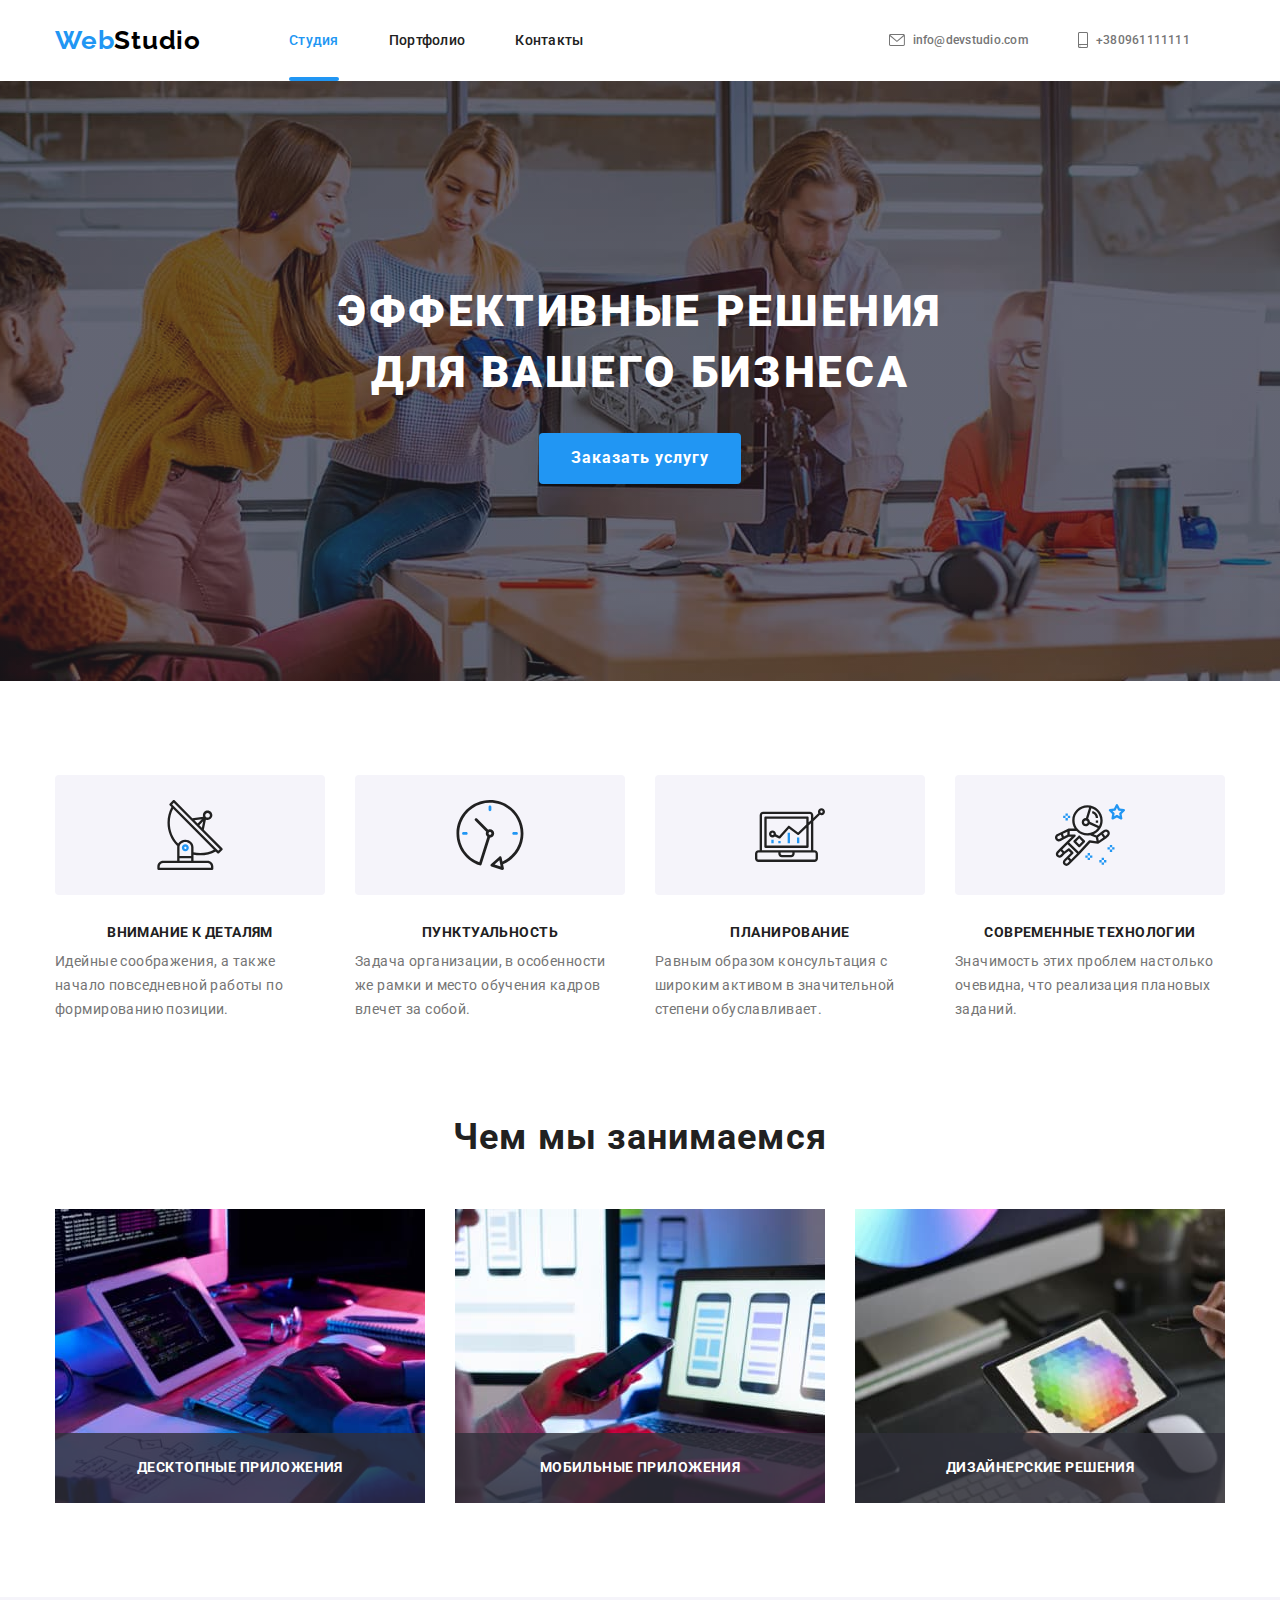
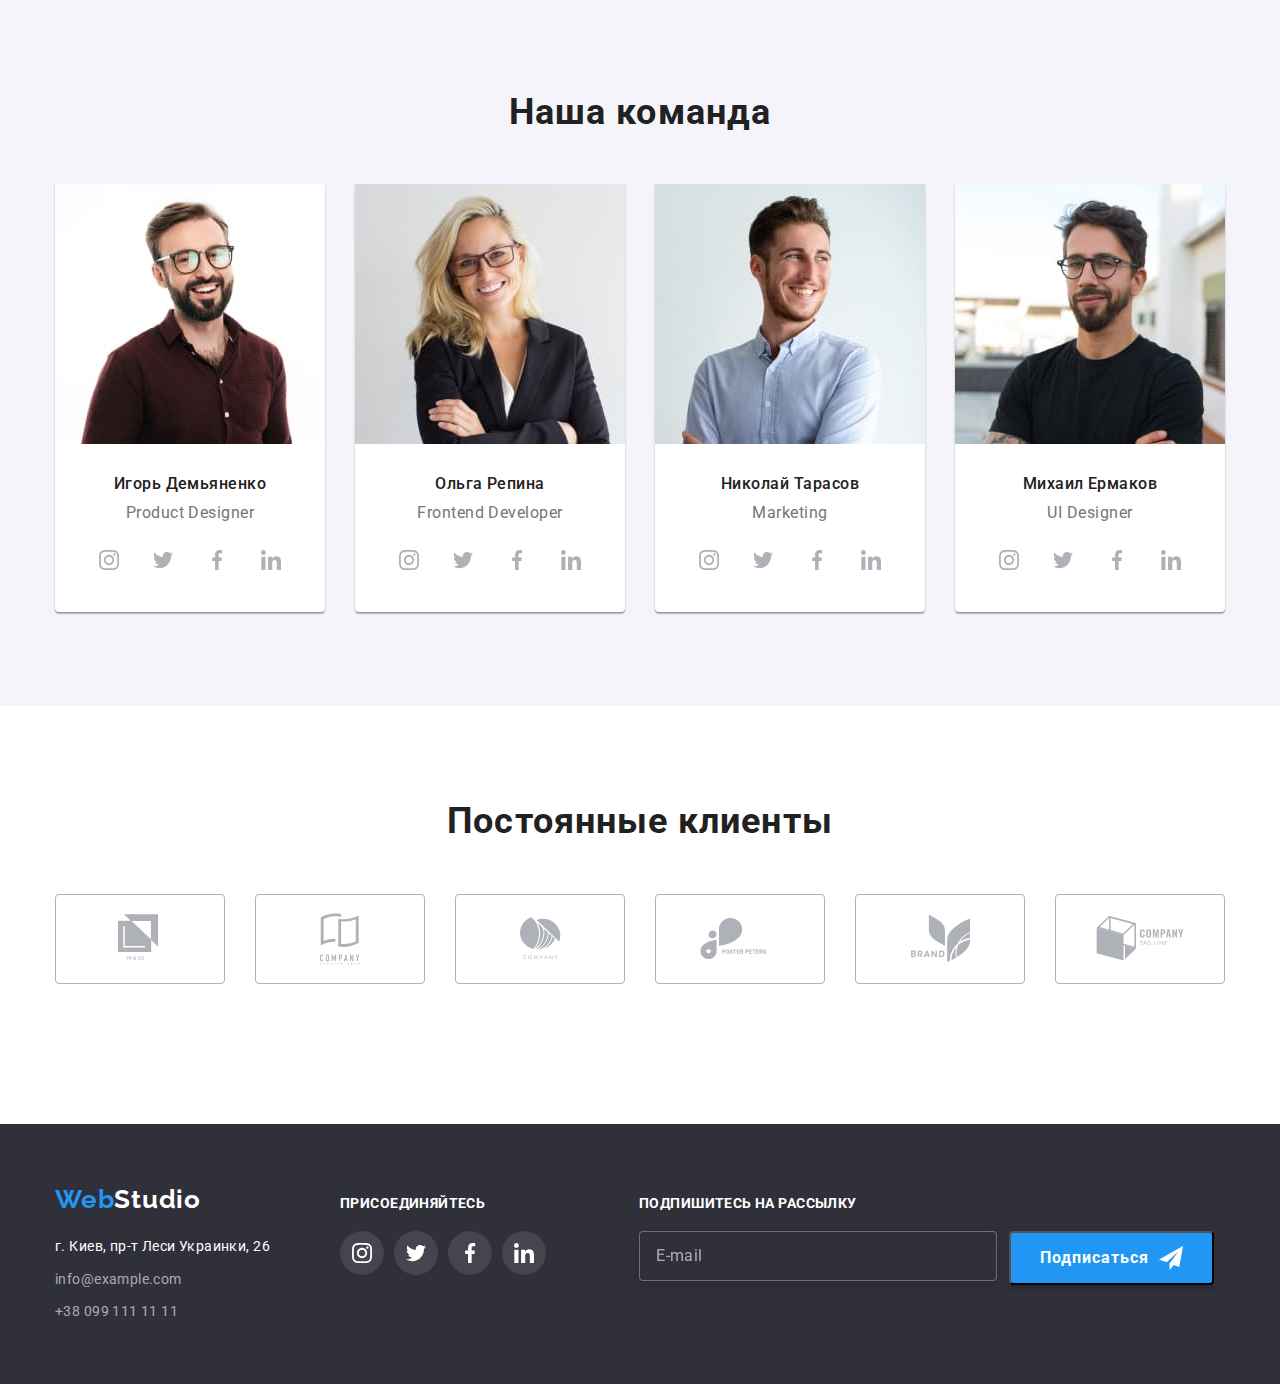
<file: index.html>
<!DOCTYPE html>
<html lang="ru">
  <head>
    <meta charset="UTF-8" />
    <meta name="viewport" content="width=device-width, initial-scale=1.0" />
    <title>Document</title>
    <link rel="preconnect" href="https://fonts.gstatic.com" />
    <link
      href="https://fonts.googleapis.com/css2?family=Raleway:wght@700&family=Roboto:ital,wght@0,400;0,500;0,700;1,900&display=swap"
      rel="stylesheet"
    />
    <link
      rel="stylesheet"
      href="https://cdnjs.cloudflare.com/ajax/libs/modern-normalize/1.0.0/modern-normalize.min.css"
    />
    <link rel="stylesheet" href="./css/main.min.css" />
  </head>

  <body>
    <header>
      
      <div class="container main-navigation">
              
          <a href="" class="logo">Web<span>Studio</span></a>
          <button type="button" class="main-nav__button" 
            aria-expanded="false" 
            aria-controls="menu-container"
            data-menu-button>
            <svg width="40" height="40" aria-label="переключатель мобильного меню" >
              <use class="icon-close" href="./images/sprite.svg#icon-close_40px"></use>
              <use class="icon-menu" href="./images/sprite.svg#icon-menu_40px">
              </use>
            </svg> 
          </button>
         
         <div class="menu-container" id="menu-container" data-menu>
          <nav class="main-nav">
          <ul class="site-nav" >
            <li class="item">
              <a class="link-current" href="./index.html">Студия</a>
            </li>
            <li class="item">
              <a class="link" href="./portfolio.html">Портфолио</a>
            </li>
            <li class="item"><a class="link" href="">Контакты</a></li>
          </ul>
        </nav>
        <ul class="contacts-list">
          <li class="item">
            <a class="contacts" href="mailto:info@devstudio.com"
              ><svg class="contacts-icon envelope-icon"><use href="./images/sprite.svg#icon-envelope"></use></svg> info@devstudio.com</a
            >
            <br />
          </li>
          <li class="item">
            <a class="contacts" href="tel:+380961111111"><svg class="contacts-icon smartphone-icon">
              <use href="./images/sprite.svg#icon-smartphone"></use>
            </svg> +380961111111</a>
          </li>
        </ul>
        
       </div>
    
    </div>
    </header>
    <main>
      <section class="hero">
        
          <h1 class="hero-header">
            Эффективные решения <br />
            для вашего бизнеса
          </h1>
          <button class="order-link" data-modal-open>Заказать услугу</button>                  
      </section>
      <section class="section-qualities">
        <div class="container">
          <ul class="qualities-list">
            <li class="item">
              <div class="icon-section">
              <svg class="qualities-icon "><use  href="./images/sprite.svg#icon-antenna"></use></svg></div>
              <h3 class="quality">Внимание к деталям</h3>
              <p class="quality-description">
                Идейные соображения, а также начало повседневной работы по
                формированию позиции.
              </p>
            </li>
            <li class="item">
              <div class="icon-section">
              <svg class="qualities-icon ">
                <use href="./images/sprite.svg#icon-clock"></use>
              </svg> </div>
              <h3 class="quality">Пунктуальность</h3>
              <p class="quality-description">
                Задача организации, в особенности же рамки и место обучения
                кадров влечет за собой.
              </p>
            </li>
            
            <li class="item">
              <div class="icon-section">
              <svg class="qualities-icon ">
                <use href="./images/sprite.svg#icon-diagram"></use>
              </svg> </div>
              <h3 class="quality">Планирование</h3>
              <p class="quality-description">
                Равным образом консультация с широким активом в значительной
                степени обуславливает.
              </p>
            </li>
            <li class="item">
              <div class="icon-section">
              <svg class="qualities-icon ">
                <use href="./images/sprite.svg#icon-astronaut"></use>
              </svg></div>
              <h3 class="quality">Современные технологии</h3>
              <p class="quality-description">
                Значимость этих проблем настолько очевидна, что реализация
                плановых заданий.
              </p>
            </li>
          </ul>
        </div>
      </section>
      <section class="what-we-do">
        <div class="container">
          <h2 class="what-we-do-header">Чем мы занимаемся</h2>
          <ul class="what-we-do-list">
            <li class="item">
              <img srcset="./images/desctop/whatwedo_1.jpg 1x, ./images/desctop/whatwedo_1@2x.jpg 2x" src="./images/desctop/whatwedo_1.jpg" alt="" width="370" height="294" />
              <p class="description">Десктопные приложения</p>
            </li>
            <li class="item">
              <img srcset="./images/desctop/whatwedo_2.jpg 1x, ./images/desctop/whatwedo_2@2x.jpg 2x" src="./images/desctop/whatwedo_2.jpg" alt="" width="370" height="294" />
              <p class="description">Мобильные приложения</p>
            </li>
            <li class="item">
              <img srcset="./images/desctop/whatwedo_3.jpg 1x, ./images/desctop/whatwedo_3@2x.jpg 2x" src="./images/desctop/whatwedo_3.jpg" alt="" width="370" height="294" />
              <p class="description">Дизайнерские решения</p>
            </li>
          </ul>
        </div>
      </section>

      <section class="our-team">
        <div class="container">
          <h2 class="our-team-header">Наша команда</h2>
          <ul class="member-list">
            <li class="item">

              <picture class="member-photo">
                <source srcset="
                 ./images/desctop/member1.jpg     270w,
                 ./images/desctop/member1@2x.jpg     540w
                  " media="(min-width:1200px)" sizes="(min-width: 1200px) 270px, (min-width: 768px) 354px, 450px"
                  type="image/jpg">
                <source srcset="
                 ./images/tablet/member1.jpg    354w,
                  ./images/tablet/member1@2x.jpg  708w
                  " media="(min-width:768px)" sizes="(min-width: 1200px) 270px, (min-width: 768px) 354px, 450px"
                  type="image/jpg">
                <source srcset="
                 ./images/mobile/member1.jpg     450w,
                  ./images/mobile/member1@2x.jpg  900w
                  " media="(max-width:767px)" sizes="(min-width: 1200px) 270px, (min-width: 768px) 354px, 450px"
                  type="image/jpg">
              
                <img src="./images/desctop/member1.jpg" alt="Игорь Демьяненко Product Designer" />
              </picture>
              
              
              <div class="description">
              <h3 class="team-member">Игорь Демьяненко</h3>
              <p class="post">Product Designer</p>              
              <ul class="social-link-list">
              <li> <a href=""><svg  class="social-link"><use href="./images/sprite.svg#icon-instagram"></use></svg></a> </li>
              <li> <a href=""><svg  class="social-link">
                <use href="./images/sprite.svg#icon-twitter"></use>
              </svg></a></li>
              <li><a href=""><svg  class="social-link">
                <use href="./images/sprite.svg#icon-facebook"></use>
              </svg></a></li>
              <li><a href=""><svg class="social-link"> 
                <use href="./images/sprite.svg#icon-linkedin"></use>
              </svg></a></li>
              </ul>
              </div>
            </li>

            <li class="item">

              <picture class="member-photo">
                <source srcset="
                 ./images/desctop/member2.jpg     270w,
                 ./images/desctop/member2@2x.jpg     540w
                  " media="(min-width:1200px)" sizes="(min-width: 1200px) 270px, (min-width: 768px) 354px, 450px"
                  type="image/jpg">
                <source srcset="
                 ./images/tablet/member2.jpg    354w,
                  ./images/tablet/member1@2x.jpg  708w
                  " media="(min-width:768px)" sizes="(min-width: 1200px) 270px, (min-width: 768px) 354px, 450px"
                  type="image/jpg">
                <source srcset="
                 ./images/mobile/member2.jpg     450w,
                  ./images/mobile/member2@2x.jpg  900w
                  " media="(max-width:767px)" sizes="(min-width: 1200px) 270px, (min-width: 768px) 354px, 450px"
                  type="image/jpg">
              
                <img src="./images/desctop/member2.jpg" alt="Ольга Репина Frontend Developer" />
              </picture>
              
              
              <div class="description">
              <h3 class="team-member">Ольга Репина</h3>
              <p class="post">Frontend Developer</p>
              <ul class="social-link-list">
                <li> <a href=""><svg class="social-link">
                      <use href="./images/sprite.svg#icon-instagram"></use>
                    </svg></a> </li>
                <li> <a href=""><svg class="social-link">
                      <use href="./images/sprite.svg#icon-twitter"></use>
                    </svg></a></li>
                <li><a href=""><svg class="social-link">
                      <use href="./images/sprite.svg#icon-facebook"></use>
                    </svg></a></li>
                <li><a href=""><svg class="social-link">
                      <use href="./images/sprite.svg#icon-linkedin"></use>
                    </svg></a></li>
              </ul>
              </div>
            </li>

            <li class="item">

              <picture class="member-photo">
                <source srcset="
                 ./images/desctop/member3.jpg     270w,
                 ./images/desctop/member3@2x.jpg     540w
                  " media="(min-width:1200px)" sizes="(min-width: 1200px) 270px, (min-width: 768px) 354px, 450px"
                  type="image/jpg">
                <source srcset="
                 ./images/tablet/member3.jpg    354w,
                  ./images/tablet/member3@2x.jpg  708w
                  " media="(min-width:768px)" sizes="(min-width: 1200px) 270px, (min-width: 768px) 354px, 450px"
                  type="image/jpg">
                <source srcset="
                 ./images/mobile/member3.jpg     450w,
                  ./images/mobile/member3@2x.jpg  900w
                  " media="(max-width:767px)" sizes="(min-width: 1200px) 270px, (min-width: 768px) 354px, 450px"
                  type="image/jpg">
              
                <img src="./images/desctop/member3.jpg" alt="Николай Тарасов Marketing" />
              </picture>
                            
              <div class="description">
              <h3 class="team-member">Николай Тарасов</h3>
              <p class="post">Marketing</p>
              <ul class="social-link-list">
                <li> <a href=""><svg class="social-link">
                      <use href="./images/sprite.svg#icon-instagram"></use>
                    </svg></a> </li>
                <li> <a href=""><svg class="social-link">
                      <use href="./images/sprite.svg#icon-twitter"></use>
                    </svg></a></li>
                <li><a href=""><svg class="social-link">
                      <use href="./images/sprite.svg#icon-facebook"></use>
                    </svg></a></li>
                <li><a href=""><svg class="social-link">
                      <use href="./images/sprite.svg#icon-linkedin"></use>
                    </svg></a></li>
              </ul>
              </div>
            </li>

            <li class="item">

              <picture class="member-photo">
                <source srcset="
                 ./images/desctop/member4.jpg     270w,
                 ./images/desctop/member4@2x.jpg     540w
                  " media="(min-width:1200px)" sizes="(min-width: 1200px) 270px, (min-width: 768px) 354px, 450px"
                  type="image/jpg">
                <source srcset="
                 ./images/tablet/member4.jpg    354w,
                  ./images/tablet/member4@2x.jpg  708w
                  " media="(min-width:768px)" sizes="(min-width: 1200px) 270px, (min-width: 768px) 354px, 450px"
                  type="image/jpg">
                <source srcset="
                 ./images/mobile/member4.jpg     450w,
                  ./images/mobile/member4@2x.jpg  900w
                 " media="(max-width:767px)" sizes="(min-width: 1200px) 270px, (min-width: 768px) 354px, 450px"
                  type="image/jpg">
              
                <img src="./images/desctop/member4.jpg" alt="Михаил Ермаков UI Designer" />
              </picture>
              
              
              <div class="description">
              <h3 class="team-member">Михаил Ермаков</h3>
              <p class="post">UI Designer</p>
              <ul class="social-link-list">
                <li> <a href=""><svg class="social-link">
                      <use href="./images/sprite.svg#icon-instagram"></use>
                    </svg></a> </li>
                <li> <a href=""><svg class="social-link">
                      <use href="./images/sprite.svg#icon-twitter"></use>
                    </svg></a></li>
                <li><a href=""><svg class="social-link">
                      <use href="./images/sprite.svg#icon-facebook"></use>
                    </svg></a></li>
                <li><a href=""><svg class="social-link">
                      <use href="./images/sprite.svg#icon-linkedin"></use>
                    </svg></a></li>
              </ul>
              </div>
            </li>
          </ul>
        </div>
      </section>
      <section class="our-clients ">
        <div class="container">
        <h2 class="what-we-do-header">Постоянные клиенты</h2>
        <ul class="our-clients-icons">
        <li> <a href=""> <svg class="client-icon" width="44.27" height="49.23"><use href="./images/sprite.svg#icon-logo-1" ></use></svg> </a></li> 
        <li><a href=""><svg class="client-icon" width="40" height="52">
          <use href="./images/sprite.svg#icon-logo-2" ></use>
        </svg></a></li>
        <li><a href=""><svg class="client-icon" width="41" height="42.6">
          <use href="./images/sprite.svg#icon-logo-3" ></use>
        </svg></a></li>
        <li><a href=""><svg class="client-icon" width="79.66" height="42">
          <use href="./images/sprite.svg#icon-logo-4" ></use>
        </svg></a></li>
        <li><a href=""><svg class="client-icon" width="59" height="47">
          <use href="./images/sprite.svg#icon-logo-5" ></use>
        </svg></a></li>
        <li><a href=""><svg class="client-icon" width="88.5" height="45">
          <use href="./images/sprite.svg#icon-logo-6" ></use>
        </svg> </a></li>
      </ul>
      </div>
      </section>
      
    </main>
    <footer >
      <div class="container footer">
        <div class="footer-data">
        <div class="footer-address">
        <a href="" class="logo">Web<span class="studio">Studio</span></a>
          <address class="address">
          <a class="item" href=""> г. Киев, пр-т Леси Украинки, 26</a> 

          <a class="item" href="mailto:info@example.com">info@example.com</a>
         

          <a class="item" href="tel:+380991111111">+38 099 111 11 11</a> 
        </address>
        </div>
        <div class="join">
          <b>присоединяйтесь</b>
          <ul class="icon-list">
            <li> <a href=""><svg class="icon">
                  <use href="./images/sprite.svg#icon-instagram"></use>
                </svg></a> </li>
            <li> <a href=""><svg class="icon">
                  <use href="./images/sprite.svg#icon-twitter"></use>
                </svg></a></li>
            <li><a href=""><svg class="icon">
                  <use href="./images/sprite.svg#icon-facebook"></use>
                </svg></a></li>
            <li><a href=""><svg class="icon">
                  <use href="./images/sprite.svg#icon-linkedin"></use>
                </svg></a></li>
          </ul>
        </div>
        </div>
        <form action="#" class="subscribe"><b>Подпишитесь на рассылку</b>
        <div class="subscribe-form">
          <input type="email" placeholder="E-mail" name="user-email" class="email-addres">
          <button type="submit" class="button-subscribe"> <span>Подписаться</span><svg class="icon-send">
            <use href="./images/sprite.svg#icon-icon-send-1"></use>
          </svg> </button>
          
        </div>
        </form>
        
      </div>
<div class="backdrop is-hidden" data-modal>
  <div class="modal"><button data-modal-close class="button-close"> <svg class="icon">
    <use href="./images/sprite.svg#icon-close-black"></use>
  </svg> </button>

  <form action="#" class="form-application"> 
  <h2>Оставьте свои данные, мы вам перезвоним</h2>

  <label  class="form-label">
    <span class="label-name">Имя</span>
    <span class="input-and-svg">
    <input type="text"  name="user-name" class="form-input"  >
    <svg class="form-icon"><use href="./images/sprite.svg#icon-person-black"></use></svg>
  </span>
  </label>
 

  <label  class="form-label">
    <span class="label-name">Телефон</span>
    <span class="input-and-svg">
    <input type="tel"  name="user-tel" class="form-input">
    <svg class="form-icon">
      <use href="./images/sprite.svg#icon-phone-black"></use>
    </svg>
    </span>
  </label>
  

  <label class="form-label">
    <span class="label-name">Почта</span> 
    <span class="input-and-svg">
    <input type="email"  name="user-email" class="form-input">
    <svg class="form-icon">
      <use href="./images/sprite.svg#icon-email-black"></use>
    </svg>
    </span>
</label>
  
  <label  class="form-label ">
    <span class="label-name">Комментарий</span>
    <textarea 
    name="comment" 
    rows="20" 
    placeholder="Введите текст" 
    class="form-input-comment" 
    ></textarea>
    
  </label>
  <div class="label-checkbox">
  <label class="form-label checkbox">
    <input type="checkbox" name="accept" class="input-checkbox" >
   <span class="accept-text">Соглашаюсь с рассылкой и принимаю  <a href="#" class="conditions"> Условия договора</a></span>
  </label>
  </div>
  <button type="submit" class="button-send">Отправить</button>
</form>
</div>
</div>

    </footer>
    <script src="./js/menu.js"></script>
    <script src="./js/modal.js"></script>
    
  </body>
</html>
</file>
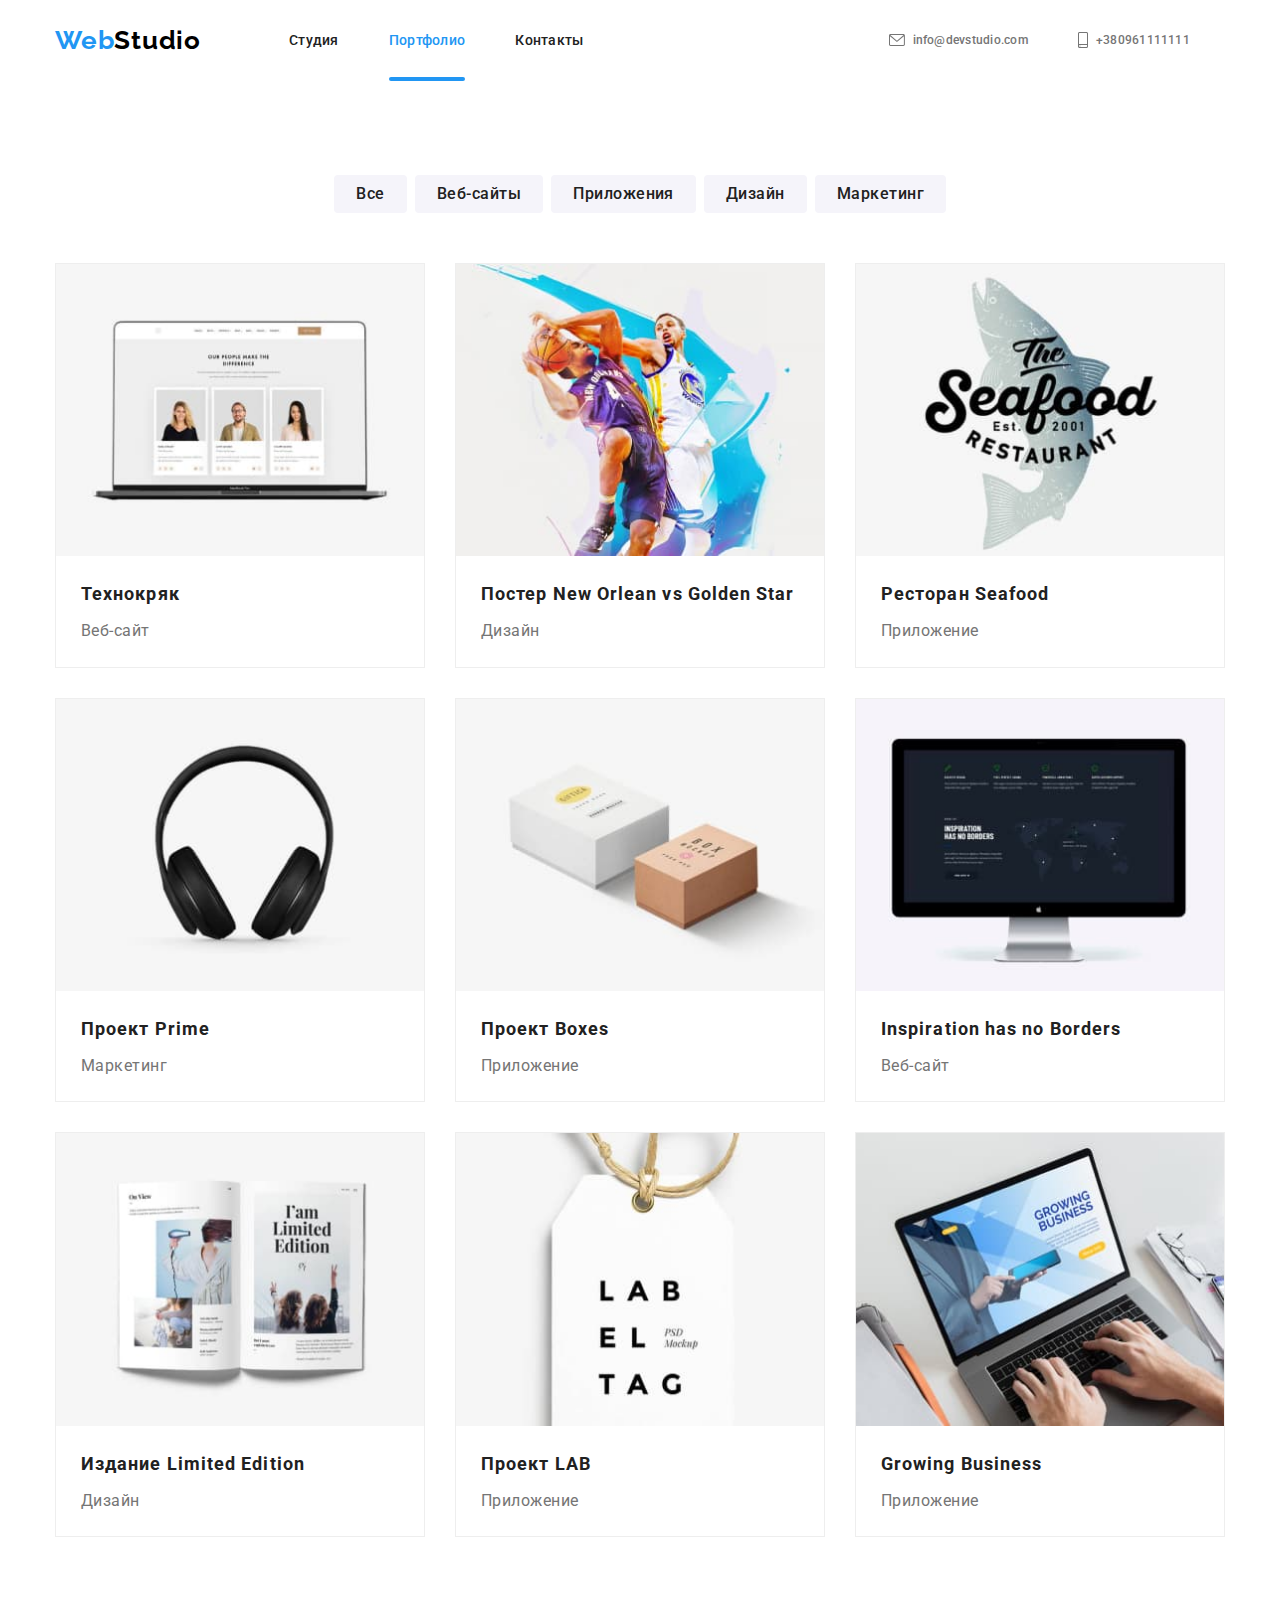
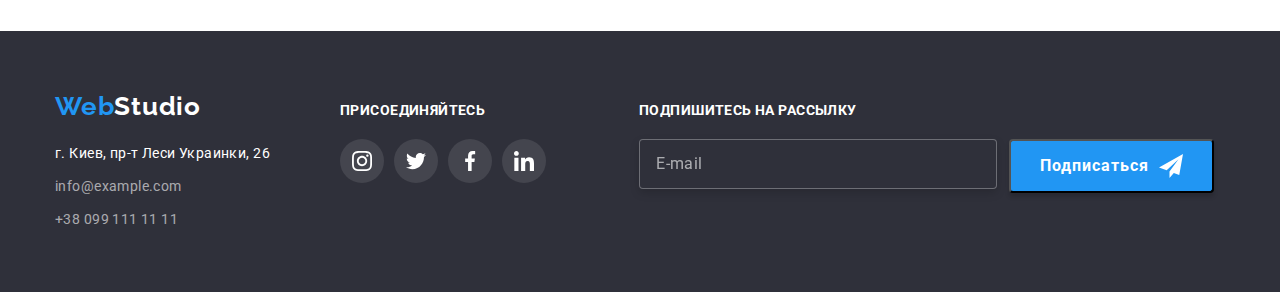
<file: portfolio.html>
<!DOCTYPE html>
<html lang="en">
  <head>
    <meta charset="UTF-8" />
    <meta name="viewport" content="width=device-width, initial-scale=1.0" />
    <title>Document</title>
    <link rel="preconnect" href="https://fonts.gstatic.com" />
    <link
      href="https://fonts.googleapis.com/css2?family=Raleway:wght@700&family=Roboto:ital,wght@0,400;0,500;0,700;1,900&display=swap"
      rel="stylesheet"
    />
    <link
      rel="stylesheet"
      href="https://cdnjs.cloudflare.com/ajax/libs/modern-normalize/1.0.0/modern-normalize.min.css"
    />
    <link rel="stylesheet" href="./css/main.min.css" />
  </head>

  <body>
    <header>
      <div class="container main-navigation">
        <a href="" class="logo">Web<span>Studio</span></a>
        <button
          type="button"
          class="main-nav__button"
          aria-expanded="false"
          aria-controls="menu-container"
          data-menu-button
        >
          <svg
            width="40"
            height="40"
            aria-label="переключатель мобильного меню"
          >
            <use
              class="icon-close"
              href="./images/sprite.svg#icon-close_40px"
            ></use>
            <use
              class="icon-menu"
              href="./images/sprite.svg#icon-menu_40px"
            ></use>
          </svg>
        </button>

        <div class="menu-container" id="menu-container" data-menu>
          <nav class="main-nav">
            <ul class="site-nav">
              <li class="item">
                <a class="link" href="./index.html">Студия</a>
              </li>
              <li class="item">
                <a class="link-current" href="./portfolio.html">Портфолио</a>
              </li>
              <li class="item"><a class="link" href="">Контакты</a></li>
            </ul>
          </nav>
          <ul class="contacts-list">
            <li class="item">
              <a class="contacts" href="mailto:info@devstudio.com"
                ><svg class="contacts-icon envelope-icon">
                  <use href="./images/sprite.svg#icon-envelope"></use>
                </svg>
                info@devstudio.com</a
              >
              <br />
            </li>
            <li class="item">
              <a class="contacts" href="tel:+380961111111"
                ><svg class="contacts-icon smartphone-icon">
                  <use href="./images/sprite.svg#icon-smartphone"></use>
                </svg>
                +380961111111</a
              >
            </li>
          </ul>
        </div>
      </div>
    </header>
    <main>
      <section class="portfolio">
        <div class="container">
          <h1 class="visually-hidden">Портфолио</h1>
          <ul class="buttons-list">
            <li class="item">
              <button type="button" class="button">Все</button>
            </li>
            <li class="item">
              <button type="button" class="button">Веб-сайты</button>
            </li>
            <li class="item">
              <button type="button" class="button">Приложения</button>
            </li>
            <li class="item">
              <button type="button" class="button">Дизайн</button>
            </li>
            <li class="item">
              <button type="button" class="button">Маркетинг</button>
            </li>
          </ul>
          <ul class="portfolio-list">
            <li class="item">
              <a href="">
                <div class="overlay-contant">

                  
                  <picture class="client-photo">
                    <source
                      srcset="
                        ./images/desctop/tehnokrak.jpg   370w ,
                        ./images/desctop/tehnokrak@2x.jpg 740w 
                      "
                      media="(min-width:1200px)"
                      sizes="(min-width: 1200px) 370px, (min-width: 768px) 354px, 450px" type="image/jpg">
                    <source
                      srcset="
                        ./images/tablet/tehnokrak.jpg    354w,
                        ./images/tablet/tehnokrak@2x.jpg 708w
                      "
                      media="(min-width:768px)"
                      sizes="(min-width: 1200px) 370px, (min-width: 768px) 354px, 450px" type="image/jpg">
                    <source
                      srcset="
                        ./images/mobile/tehnokrak.jpg    450w,
                        ./images/mobile/tehnokrak@2x.jpg 900w
                      "
                      media="(max-width:767px)"
                      sizes="(min-width: 1200px) 370px, (min-width: 768px) 354px, 450px" type="image/jpg">

                    <img src="./images/desctop/tehnokrak.jpg" alt="Технокряк" />
                  </picture>
                  <p class="overlay">
                    Технокряк это современная площадка распространения
                    коронавируса. Компании используют эту платформу для
                    цифрового шпионажа и атак на защищённые сервера конкурентов.
                  </p>
                </div>
                <div class="description">
                  <h2 class="portfolio-title">Технокряк</h2>
                  <p class="portfolio-type">Веб-сайт</p>
                </div>
              </a>
            </li>
            <li class="item">
              <a href="">
                <div class="overlay-contant">
                  <picture class="client-photo">
                    <source srcset="
                        ./images/desctop/poster.jpg    370w,
                        ./images/desctop/poster@2x.jpg 740w
                       " media="(min-width:1200px)" sizes="(min-width: 1200px) 370px, (min-width: 768px) 354px, 450px"
                      type="image/jpg">
                    <source srcset="
                       ./images/tablet/poster.jpg    354w,
                        ./images/tablet/poster@2x.jpg 708w
                        " media="(min-width:768px)" sizes="(min-width: 1200px) 370px, (min-width: 768px) 354px, 450px"
                      type="image/jpg">
                    <source srcset="
                        ./images/mobile/poster.jpg    450w,
                        ./images/mobile/poster@2x.jpg 900w
                        " media="(max-width:767px)" sizes="(min-width: 1200px) 370px, (min-width: 768px) 354px, 450px"
                      type="image/jpg">
                  
                    <img src="./images/desctop/poster.jpg" alt="Постер New Orlean vs Golden Star" />
                  </picture>
                 
                  <p class="overlay">
                    Технокряк это современная площадка распространения
                    коронавируса. Компании используют эту платформу для
                    цифрового шпионажа и атак на защищённые сервера конкурентов.
                  </p>
                </div>
                <div class="description">
                  <h2 class="portfolio-title">
                    Постер New Orlean vs Golden Star
                  </h2>
                  <p class="portfolio-type">Дизайн</p>
                </div></a
              >
            </li>
            <li class="item">
              <a href="">
                <div class="overlay-contant">

                  <picture class="client-photo">
                    <source srcset="
                     ./images/desctop/seafood.jpg    370w,
                       ./images/desctop/seafood@2x.jpg 740w
                       " media="(min-width:1200px)" sizes="(min-width: 1200px) 370px, (min-width: 768px) 354px, 450px"
                      type="image/jpg">
                    <source srcset="
                       ./images/tablet/seafood.jpg    354w,
                        ./images/tablet/seafood@2x.jpg 708w
                       " media="(min-width:768px)" sizes="(min-width: 1200px) 370px, (min-width: 768px) 354px, 450px"
                      type="image/jpg">
                    <source srcset="
                       ./images/mobile/seafood.jpg     450w,
                        ./images/mobile/seafood@2x.jpg 900w
                        " media="(max-width:767px)" sizes="(min-width: 1200px) 370px, (min-width: 768px) 354px, 450px"
                      type="image/jpg">
                  
                    <img src="./images/desctop/seafood.jpg " alt="Ресторан Seafood" />
                  </picture>
                  
                  <p class="overlay">
                    Технокряк это современная площадка распространения
                    коронавируса. Компании используют эту платформу для
                    цифрового шпионажа и атак на защищённые сервера конкурентов.
                  </p>
                </div>
                <div class="description">
                  <h2 class="portfolio-title">Ресторан Seafood</h2>
                  <p class="portfolio-type">Приложение</p>
                </div></a
              >
            </li>
            <li class="item">
              <a href="">
                <div class="overlay-contant">

                  <picture class="client-photo">
                    <source srcset="
                    ./images/desctop/headphones.jpg    370w,
                    ./images/desctop/headphones@2x.jpg 740w
                     " media="(min-width:1200px)" sizes="(min-width: 1200px) 370px, (min-width: 768px) 354px, 450px"
                      type="image/jpg">
                    <source srcset="
                     ./images/tablet/headphones.jpg     354w,
                      ./images/tablet/headphones@2x.jpg  708w
                     " media="(min-width:768px)" sizes="(min-width: 1200px) 370px, (min-width: 768px) 354px, 450px"
                      type="image/jpg">
                    <source srcset="
                     ./images/mobile/headphones.jpg     450w,
                      ./images/mobile/headphones@2x.jpg 900w
                      " media="(max-width:767px)" sizes="(min-width: 1200px) 370px, (min-width: 768px) 354px, 450px"
                      type="image/jpg">
                  
                    <img src="./images/desctop/headphones.jpg " alt="Проект Prime" />
                  </picture>                  
                  <p class="overlay">
                    Технокряк это современная площадка распространения
                    коронавируса. Компании используют эту платформу для
                    цифрового шпионажа и атак на защищённые сервера конкурентов.
                  </p>
                </div>
                <div class="description">
                  <h2 class="portfolio-title">Проект Prime</h2>
                  <p class="portfolio-type">Маркетинг</p>
                </div>
              </a>
            </li>
            <li class="item">
              <a href="">
                <div class="overlay-contant">

                  <picture class="client-photo">
                    <source srcset="
                     ./images/desctop/boxes.jpg      370w,
                    ./images/desctop/boxes@2x.jpg   740w
                    " media="(min-width:1200px)" sizes="(min-width: 1200px) 370px, (min-width: 768px) 354px, 450px"
                      type="image/jpg">
                    <source srcset="
                    ./images/tablet/boxes.jpg    354w,
                     ./images/tablet/boxes@2x.jpg  708w
                    " media="(min-width:768px)" sizes="(min-width: 1200px) 370px, (min-width: 768px) 354px, 450px"
                      type="image/jpg">
                    <source srcset="
                     ./images/mobile/boxes.jpg     450w,
                     ./images/mobile/boxes@2x.jpg  900w
                      " media="(max-width:767px)" sizes="(min-width: 1200px) 370px, (min-width: 768px) 354px, 450px"
                      type="image/jpg">
                  
                    <img src="./images/desctop/boxes.jpg   " alt="Проект Boxes" />
                  </picture>
                  
                  <p class="overlay">
                    Технокряк это современная площадка распространения
                    коронавируса. Компании используют эту платформу для
                    цифрового шпионажа и атак на защищённые сервера конкурентов.
                  </p>
                </div>
                <div class="description">
                  <h2 class="portfolio-title">Проект Boxes</h2>
                  <p class="portfolio-type">Приложение</p>
                </div></a
              >
            </li>
            <li class="item">
              <a href=""
                ><div class="overlay-contant">

                  <picture class="client-photo">
                    <source srcset="
                        ./images/desctop/inspiration.jpg       370w,
                       ./images/desctop/inspiration@2x.jpg    740w
                       " media="(min-width:1200px)" sizes="(min-width: 1200px) 370px, (min-width: 768px) 354px, 450px"
                      type="image/jpg">
                    <source srcset="
                     ./images/tablet/inspiration.jpg    354w,
                      ./images/tablet/inspiration@2x.jpg  708w
                      " media="(min-width:768px)" sizes="(min-width: 1200px) 370px, (min-width: 768px) 354px, 450px"
                      type="image/jpg">
                    <source srcset="
                     ./images/mobile/inspiration.jpg     450w,
                     ./images/mobile/inspiration@2x.jpg  900w
                      " media="(max-width:767px)" sizes="(min-width: 1200px) 370px, (min-width: 768px) 354px, 450px"
                      type="image/jpg">
                  
                    <img src="./images/desctop/inspiration.jpg" alt="Inspiration has no Borders" />
                  </picture>
                  
                  <p class="overlay">
                    Технокряк это современная площадка распространения
                    коронавируса. Компании используют эту платформу для
                    цифрового шпионажа и атак на защищённые сервера конкурентов.
                  </p>
                </div>
                <div class="description">
                  <h2 class="portfolio-title">Inspiration has no Borders</h2>
                  <p class="portfolio-type">Веб-сайт</p>
                </div></a
              >
            </li>
            <li class="item">
              <a href=""
                ><div class="overlay-contant">

                  <picture class="client-photo">
                    <source srcset="
                      ./images/desctop/limited.jpg       370w,
                     ./images/desctop/limited@2x.jpg    740w
                     " media="(min-width:1200px)" sizes="(min-width: 1200px) 370px, (min-width: 768px) 354px, 450px"
                      type="image/jpg">
                    <source srcset="
                     ./images/tablet/limited.jpg    354w,
                      ./images/tablet/limited@2x.jpg  708w
                      " media="(min-width:768px)" sizes="(min-width: 1200px) 370px, (min-width: 768px) 354px, 450px"
                      type="image/jpg">
                    <source srcset="
                     ./images/mobile/limited.jpg     450w,
                     ./images/mobile/limited@2x.jpg  900w
                      " media="(max-width:767px)" sizes="(min-width: 1200px) 370px, (min-width: 768px) 354px, 450px"
                      type="image/jpg">
                  
                    <img src="./images/desctop/limited.jpg" alt="Издание Limited Edition" />
                  </picture>
                  
                  <p class="overlay">
                    Технокряк это современная площадка распространения
                    коронавируса. Компании используют эту платформу для
                    цифрового шпионажа и атак на защищённые сервера конкурентов.
                  </p>
                </div>
                <div class="description">
                  <h2 class="portfolio-title">Издание Limited Edition</h2>
                  <p class="portfolio-type">Дизайн</p>
                </div></a
              >
            </li>
            <li class="item">
              <a href=""
                ><div class="overlay-contant">

                  <picture class="client-photo">
                    <source srcset="
                     ./images/desctop/lab.jpg       370w,
                    ./images/desctop/lab@2x.jpg    740w
                    " media="(min-width:1200px)" sizes="(min-width: 1200px) 370px, (min-width: 768px) 354px, 450px"
                      type="image/jpg">
                    <source srcset="
                    ./images/tablet/lab.jpg    354w,
                     ./images/tablet/lab@2x.jpg  708w
                     " media="(min-width:768px)" sizes="(min-width: 1200px) 370px, (min-width: 768px) 354px, 450px"
                      type="image/jpg">
                    <source srcset="
                    ./images/mobile/lab.jpg     450w,
                    ./images/mobile/lab@2x.jpg  900w
                     " media="(max-width:767px)" sizes="(min-width: 1200px) 370px, (min-width: 768px) 354px, 450px"
                      type="image/jpg">
                  
                    <img src="./images/desctop/lab.jpg" alt="Lab" />
                  </picture>
                  
                  <p class="overlay">
                    Технокряк это современная площадка распространения
                    коронавируса. Компании используют эту платформу для
                    цифрового шпионажа и атак на защищённые сервера конкурентов.
                  </p>
                </div>
                <div class="description">
                  <h2 class="portfolio-title">Проект LAB</h2>
                  <p class="portfolio-type">Приложение</p>
                </div>
              </a>
            </li>
            <li class="item">
              <a href=""
                ><div class="overlay-contant">

                  <picture class="client-photo">
                    <source srcset="
                     ./images/desctop/business.jpg       370w,
                     ./images/desctop/business@2x.jpg    740w
                      " media="(min-width:1200px)" sizes="(min-width: 1200px) 370px, (min-width: 768px) 354px, 450px"
                      type="image/jpg">
                    <source srcset="
                     ./images/tablet/business.jpg    354w,
                      ./images/tablet/business@2x.jpg  708w
                      " media="(min-width:768px)" sizes="(min-width: 1200px) 370px, (min-width: 768px) 354px, 450px"
                      type="image/jpg">
                    <source srcset="
                     ./images/mobile/business.jpg     450w,
                      ./images/mobile/business@2x.jpg  900w
                      " media="(max-width:767px)" sizes="(min-width: 1200px) 370px, (min-width: 768px) 354px, 450px"
                      type="image/jpg">
                  
                    <img src="./images/desctop/business.jpg" alt="Growing Business" />
                  </picture>
                  
                  <p class="overlay">
                    Технокряк это современная площадка распространения
                    коронавируса. Компании используют эту платформу для
                    цифрового шпионажа и атак на защищённые сервера конкурентов.
                  </p>
                </div>
                <div class="description">
                  <h2 class="portfolio-title">Growing Business</h2>
                  <p class="portfolio-type">Приложение</p>
                </div></a
              >
            </li>
          </ul>
        </div>
      </section>
    </main>

    <footer >
      <div class="container footer">
        <div class="footer-data">
        <div class="footer-address">
          <a href="" class="logo">Web<span class="studio">Studio</span></a>
          <address class="address">
            <a class="item" href=""> г. Киев, пр-т Леси Украинки, 26</a>

            <a class="item" href="mailto:info@example.com">info@example.com</a>

            <a class="item" href="tel:+380991111111">+38 099 111 11 11</a>
          </address>
        </div>
        <div class="join">
          <b>присоединяйтесь</b>
          <ul class="icon-list">
            <li>
              <a href=""
                ><svg class="icon">
                  <use href="./images/sprite.svg#icon-instagram"></use></svg></a>
            </li>
            <li>
              <a href=""
                ><svg class="icon">
                  <use href="./images/sprite.svg#icon-twitter"></use></svg></a>
            </li>
            <li>
              <a href=""
                ><svg class="icon">
                  <use href="./images/sprite.svg#icon-facebook"></use></svg></a>
            </li>
            <li>
              <a href=""
                ><svg class="icon">
                  <use href="./images/sprite.svg#icon-linkedin"></use></svg></a>
            </li>
          </ul>
        </div>
        </div>
        <form action="#" class="subscribe"><b>Подпишитесь на рассылку</b>
          <div class="subscribe-form">
            <input type="email" placeholder="E-mail" name="user-email" class="email-addres">
            <button type="submit" class="button-subscribe"> <span>Подписаться</span><svg class="icon-send">
                <use href="./images/sprite.svg#icon-icon-send-1"></use>
              </svg> </button>
        
          </div>
        </form>
      
      </div>
    </footer>
    <script src="./js/menu.js"></script>
  </body>
</html>
</file>
<file: css/main.min.css>
.container{margin-left:auto;margin-right:auto;padding-left:15px;padding-right:15px}@media screen and (min-width: 480px){.container{width:480px}}@media screen and (min-width: 768px){.container{width:768px}}@media screen and (min-width: 1200px){.container{width:1200px}}ul{list-style:none}a{text-decoration:none}body{font-family:Roboto,sans-serif}@media screen and (max-width: 767px){body{padding-top:60px}}img{max-width:100%;display:block;height:auto}@media screen and (min-width: 1200px){.main-nav{-webkit-box-align:center;-ms-flex-align:center;align-items:center;display:-webkit-box;display:-ms-flexbox;display:flex}}.logo{color:#2196f3;display:inline-block;font-family:Raleway,sans-serif;font-weight:700;line-height:1.2;letter-spacing:0.03em}@media screen and (max-width: 1199px){.logo{font-size:24px}}@media (min-width: 1200px){.logo{font-size:26px}}.logo span{color:#000}@media screen and (min-width: 768px){.main-navigation{display:-webkit-box;display:-ms-flexbox;display:flex;-webkit-box-align:center;-ms-flex-align:center;align-items:center;min-height:80px}}@media screen and (max-width: 767px){.main-navigation{position:fixed;z-index:2;width:100%;background-color:white;top:0;left:0;min-height:60px;-webkit-box-align:center;-ms-flex-align:center;align-items:center;display:-webkit-box;display:-ms-flexbox;display:flex}}.main-nav__button{display:-webkit-inline-box;display:-ms-inline-flexbox;display:inline-flex;margin:0;border:none;background-color:transparent;margin-left:auto;padding:0}.main-nav__button:hover{fill:#2196f3}.main-nav__button .icon-close{display:none}.main-nav__button.is-open .icon-close{display:block}.main-nav__button.is-open .icon-menu{display:none}@media screen and (min-width: 768px){.main-nav__button{display:none}}@media screen and (max-width: 767px){.menu-container{display:none;position:absolute;text-align:center;left:0%;top:100%;width:100%;background-color:#fff;-webkit-box-shadow:0px 4px 8px rgba(0,0,0,0.04),0px 2px 4px rgba(0,0,0,0.08),0px 1px 3px rgba(0,0,0,0.16);box-shadow:0px 4px 8px rgba(0,0,0,0.04),0px 2px 4px rgba(0,0,0,0.08),0px 1px 3px rgba(0,0,0,0.16);padding-left:140;padding-right:140;padding:60px}.menu-container.is-open{display:block}}@media screen and (min-width: 768px){.menu-container{display:-webkit-box;display:-ms-flexbox;display:flex}}@media screen and (min-width: 1200px){.menu-container{-webkit-box-align:center;-ms-flex-align:center;align-items:center}}.site-nav{font-weight:500;font-size:18px;line-height:1.2;letter-spacing:0.02em;padding-left:0;margin-top:0;margin-bottom:0}@media screen and (min-width: 768px){.site-nav{display:-webkit-box;display:-ms-flexbox;display:flex;font-size:14px;margin-left:88px}}li .link:hover,li .link:focus{color:#2196f3}@media screen and (min-width: 768px){.site-nav .item:not(:last-child){margin-right:50px}}@media screen and (max-width: 767px){.site-nav .item:not(:last-child){margin-bottom:40px}}.site-nav .link-current{position:relative;padding-bottom:8px;color:#2196f3}.site-nav .link-current::after{position:absolute;content:'';display:block;bottom:0;left:0;height:4px;width:100%;background-color:#2196f3;border-radius:2px}@media screen and (min-width: 768px){.site-nav .link-current{display:block;padding-bottom:32px;padding-top:32px}}.site-nav .link{color:#212121;-webkit-transition-property:color;transition-property:color;-webkit-transition-duration:250ms;transition-duration:250ms;-webkit-transition-timing-function:cubic-bezier(0.4, 0, 0.2, 1);transition-timing-function:cubic-bezier(0.4, 0, 0.2, 1)}@media screen and (min-width: 768px){.site-nav .link{display:block;padding-bottom:32px;padding-top:32px}}@media screen and (min-width: 1200px){.contacts-list{display:-webkit-box;display:-ms-flexbox;display:flex;margin-left:auto;padding:0;margin:0}.contacts-list .item+.item{margin-left:50px}}.contacts-list .item{display:-webkit-box;display:-ms-flexbox;display:flex}@media screen and (max-width: 767px){.contacts-list .item{-webkit-box-pack:center;-ms-flex-pack:center;justify-content:center}}@media screen and (max-width: 767px){.contacts-list{margin-top:60px;padding-left:0;margin-bottom:0}.contacts-list.item{-webkit-box-align:center;-ms-flex-align:center;align-items:center;padding:0}.contacts-list .item:not(:last-child){margin-bottom:16px}}@media screen and (min-width: 768px){.contacts-list .item:not(:last-child){margin-bottom:10px}.contacts-list{padding-left:0;margin-left:84px}}@media screen and (min-width: 1200px){.contacts-list .item:not(:last-child){margin-bottom:0px}.contacts-list{margin-left:305px;-webkit-box-align:center;-ms-flex-align:center;align-items:center}}.contacts{display:-webkit-box;display:-ms-flexbox;display:flex;-webkit-box-align:center;-ms-flex-align:center;align-items:center;-webkit-box-pack:center;-ms-flex-pack:center;justify-content:center;color:#757575;font-weight:500;font-size:18px;line-height:1.2;letter-spacing:0.02em;-webkit-transition-property:color;transition-property:color;-webkit-transition-duration:250ms;transition-duration:250ms;-webkit-transition-timing-function:cubic-bezier(0.4, 0, 0.2, 1);transition-timing-function:cubic-bezier(0.4, 0, 0.2, 1)}.contacts:focus,.contacts:hover{color:#2196f3}@media screen and (min-width: 768px){.contacts{font-size:12px}}.contacts-icon{fill:currentColor;vertical-align:middle;margin-right:10px}@media screen and (min-width: 768px){.contacts-icon{margin-right:8px}}.envelope-icon{width:16px;height:12px}@media (min-width: 768px){.envelope-icon{width:14px;height:10px}}@media (min-width: 1200px){.envelope-icon{width:16px;height:12px}}.smartphone-icon{width:10px;height:15px}@media (min-width: 768px){.smartphone-icon{width:10px;height:14px}}@media (min-width: 1200px){.smartphone-icon{width:10px;height:16px}}.hero{background-color:#2f303a;text-align:center;margin-right:auto;margin-left:auto;background-size:cover;padding-top:118px;padding-bottom:118px;height:400px;max-width:1600px;background-position:center;background-image:-webkit-gradient(linear, left top, right top, from(rgba(47,48,58,0.4)), to(rgba(47,48,58,0.4))),url("../images/mobile/header.jpg");background-image:linear-gradient(to right, rgba(47,48,58,0.4), rgba(47,48,58,0.4)),url("../images/mobile/header.jpg");background-repeat:no-repeat}@media screen and (min-device-pixel-ratio: 2), screen and (-webkit-min-device-pixel-ratio: 2), screen and (min-resolution: 2dppx), screen and (min-resolution: 192dpi){.hero{background-image:-webkit-gradient(linear, left top, right top, from(rgba(47,48,58,0.4)), to(rgba(47,48,58,0.4))),url("../images/mobile/header@2x.jpg");background-image:linear-gradient(to right, rgba(47,48,58,0.4), rgba(47,48,58,0.4)),url("../images/mobile/header@2x.jpg")}}@media screen and (min-width: 480px){.hero{background-image:-webkit-gradient(linear, left top, right top, from(rgba(47,48,58,0.4)), to(rgba(47,48,58,0.4))),url("../images/tablet/header.jpg");background-image:linear-gradient(to right, rgba(47,48,58,0.4), rgba(47,48,58,0.4)),url("../images/tablet/header.jpg")}}@media screen and (min-width: 480px) and (min-device-pixel-ratio: 2), screen and (min-width: 480px) and (-webkit-min-device-pixel-ratio: 2), screen and (min-width: 480px) and (min-resolution: 2dppx), screen and (min-width: 480px) and (min-resolution: 192dpi){.hero{background-image:-webkit-gradient(linear, left top, right top, from(rgba(47,48,58,0.4)), to(rgba(47,48,58,0.4))),url("../images/tablet/header@2x.jpg");background-image:linear-gradient(to right, rgba(47,48,58,0.4), rgba(47,48,58,0.4)),url("../images/tablet/header@2x.jpg")}}@media screen and (min-width: 769px){.hero{background-image:-webkit-gradient(linear, left top, right top, from(rgba(47,48,58,0.4)), to(rgba(47,48,58,0.4))),url("../images/desctop/header.jpg");background-image:linear-gradient(to right, rgba(47,48,58,0.4), rgba(47,48,58,0.4)),url("../images/desctop/header.jpg")}}@media screen and (min-width: 769px) and (min-device-pixel-ratio: 2), screen and (min-width: 769px) and (-webkit-min-device-pixel-ratio: 2), screen and (min-width: 769px) and (min-resolution: 2dppx), screen and (min-width: 769px) and (min-resolution: 192dpi){.hero{background-image:-webkit-gradient(linear, left top, right top, from(rgba(47,48,58,0.4)), to(rgba(47,48,58,0.4))),url("../images/desctop/header@2x.jpg");background-image:linear-gradient(to right, rgba(47,48,58,0.4), rgba(47,48,58,0.4)),url("../images/desctop/header@2x.jpg")}}@media screen and (min-width: 1200px){.hero{padding-top:200px;padding-bottom:210px;height:600px}}.hero-header{color:#fff;font-weight:900;font-size:26px;line-height:1.4;letter-spacing:0.06em;text-transform:uppercase;margin-top:0}@media screen and (min-width: 1200px){.hero-header{font-size:44px}}.order-link{display:inline-block;color:#fff;font-weight:700;font-size:16px;line-height:1.9;padding:10px 32px;background:#2196f3;-webkit-box-shadow:0px 4px 4px rgba(0,0,0,0.15);box-shadow:0px 4px 4px rgba(0,0,0,0.15);border-radius:4px;letter-spacing:0.06em;cursor:pointer;border:none}.section-qualities{padding-top:60px;padding-bottom:60px}@media screen and (min-width: 1200px){.section-qualities{padding-top:94px;padding-bottom:94px}}.qualities-icon{width:70px;height:70px}.icon-section{display:-webkit-box;display:-ms-flexbox;display:flex;background-color:#f5f4fa;width:inherit;height:120px;margin-bottom:30px;-webkit-box-pack:center;-ms-flex-pack:center;justify-content:center;-webkit-box-align:center;-ms-flex-align:center;align-items:center;height:120px;border-radius:4px}.qualities-list{margin-top:0;margin-bottom:0;padding:0;margin:-15px}@media screen and (min-width: 768px){.qualities-list{display:-webkit-box;display:-ms-flexbox;display:flex;-ms-flex-wrap:wrap;flex-wrap:wrap}}.qualities-list .item{margin:15px}@media screen and (min-width: 768px){.qualities-list .item{width:354px}}@media screen and (min-width: 1200px){.qualities-list .item{width:270px}}.quality{color:#212121;font-weight:700;font-size:14px;line-height:1.1;letter-spacing:0.03em;text-transform:uppercase;margin-bottom:0;margin-top:0;text-align:center}.quality-description{color:#757575;font-weight:400;font-size:14px;line-height:1.7;letter-spacing:0.03em;margin-top:10px;margin-bottom:0}.what-we-do{display:none;padding-bottom:94px}@media screen and (min-width: 1200px){.what-we-do{display:block}}.what-we-do-header{color:#212121;font-weight:700;font-size:36px;line-height:1.2;text-align:center;letter-spacing:0.03em;margin-bottom:50px;margin-top:0px}.what-we-do-list{display:-webkit-box;display:-ms-flexbox;display:flex;margin:0}.what-we-do-list .description{position:absolute;margin:0;width:100%;left:0;bottom:0;color:#fff;background-color:rgba(47,48,58,0.8);text-align:center;font-weight:bold;font-size:14px;line-height:1.1;letter-spacing:0.03em;text-transform:uppercase;padding-top:27px;padding-bottom:27px}.what-we-do-list .item{position:relative}.what-we-do-list .item:not(:last-child){margin-right:30px}.our-team{background-color:#f5f4fa;padding-top:60px;padding-bottom:60px}@media screen and (min-width: 1200px){.our-team{padding-top:94px;padding-bottom:94px}}.our-team-header{color:#212121;font-weight:700;font-size:28px;line-height:1.2;text-align:center;letter-spacing:0.03em;margin-bottom:50px;margin-top:0px}@media screen and (min-width: 1200px){.our-team-header{font-size:36px}}.member-list{margin-bottom:0;margin-top:0;margin:-15px}@media screen and (min-width: 768px){.member-list{display:-webkit-box;display:-ms-flexbox;display:flex;-ms-flex-wrap:wrap;flex-wrap:wrap}}@media screen and (min-width: 1200px){.member-list{display:-webkit-box;display:-ms-flexbox;display:flex}}.member-list .item>img{display:block}.member-list .item{margin:15px;-webkit-box-shadow:0px 1px 3px rgba(0,0,0,0.12),0px 1px 1px rgba(0,0,0,0.14),0px 2px 1px rgba(0,0,0,0.2);box-shadow:0px 1px 3px rgba(0,0,0,0.12),0px 1px 1px rgba(0,0,0,0.14),0px 2px 1px rgba(0,0,0,0.2);border-radius:0px 0px 4px 4px}@media screen and (min-width: 768px){.member-list .item{width:354px}}@media screen and (min-width: 1200px){.member-list .item{width:270px}}.container>ul{padding-left:0}.team-member{color:#212121;font-weight:500;font-size:16px;line-height:1.2;letter-spacing:0.03em;margin-top:0;margin-bottom:10px;text-align:center}.member-photo{width:450px;height:460px}@media screen and (min-width: 768px){.member-photo{width:354x;height:374px}}@media screen and (min-width: 1200px){.member-photo{width:270x;height:260px}}.post{color:#757575;font-weight:400;font-size:16px;line-height:1.2;letter-spacing:0.03em;margin-top:0;margin-bottom:0;text-align:center}.our-team .item{background-color:#fff}.our-team .description{padding:30px 20px}.social-link{width:20px;height:20px;fill:currentColor;-webkit-box-align:center;-ms-flex-align:center;align-items:center;display:-webkit-box;display:-ms-flexbox;display:flex;-webkit-transition-property:fill;transition-property:fill;-webkit-transition-duration:250ms;transition-duration:250ms;-webkit-transition-timing-function:cubic-bezier(0.4, 0, 0.2, 1);transition-timing-function:cubic-bezier(0.4, 0, 0.2, 1)}.social-link-list a{color:#afb1b8;display:-webkit-box;display:-ms-flexbox;display:flex;width:44px;height:44px;border-radius:50%;-webkit-box-pack:center;-ms-flex-pack:center;justify-content:center;-webkit-box-align:center;-ms-flex-align:center;align-items:center;margin:0;-webkit-transition-property:background-color;transition-property:background-color;-webkit-transition-duration:250ms;transition-duration:250ms;-webkit-transition-timing-function:cubic-bezier(0.4, 0, 0.2, 1);transition-timing-function:cubic-bezier(0.4, 0, 0.2, 1)}.social-link-list a:hover{background-color:#2196f3}.social-link-list a:hover .social-link{fill:#fff}.social-link-list{display:-webkit-box;display:-ms-flexbox;display:flex;margin:0;padding:0;margin-top:16px;-webkit-box-pack:center;-ms-flex-pack:center;justify-content:center}.social-link-list li:not(:last-child){margin-right:10px}.our-clients{padding-top:60px;padding-bottom:60px}@media screen and (min-width: 1200px){.our-clients{padding-top:94px;padding-bottom:94px}}.our-clients-icons{display:-webkit-box;display:-ms-flexbox;display:flex;-ms-flex-wrap:wrap;flex-wrap:wrap;-webkit-box-pack:center;-ms-flex-pack:center;justify-content:center}@media screen and (max-width: 767px){.our-clients-icons li:nth-child(2n+1){margin-right:30px}.our-clients-icons li:nth-child(-n+4){margin-bottom:30px}}@media screen and (min-width: 768px){.our-clients-icons li:not(:nth-child(3n)){margin-right:30px}.our-clients-icons li:nth-child(-n+3){margin-bottom:30px}}@media screen and (min-width: 1200px){.our-clients-icons li{margin-bottom:30px}.our-clients-icons li:not(:last-child){margin-right:30px}}.our-clients-icons li{width:calc((100% - 30px) / 2);height:90px}@media screen and (min-width: 768px){.our-clients-icons li{width:226px}}@media screen and (min-width: 1200px){.our-clients-icons li{width:170px}}.our-clients-icons a{display:-webkit-box;display:-ms-flexbox;display:flex;-webkit-box-pack:center;-ms-flex-pack:center;justify-content:center;-webkit-box-align:center;-ms-flex-align:center;align-items:center;color:#afb1b8;border:1px solid currentColor;border-radius:4px;width:100%;height:100%;-webkit-transition-property:color;transition-property:color;-webkit-transition-duration:250ms;transition-duration:250ms;-webkit-transition-timing-function:cubic-bezier(0.4, 0, 0.2, 1);transition-timing-function:cubic-bezier(0.4, 0, 0.2, 1)}.our-clients-icons a:hover{color:#2196f3}.client-icon{fill:currentColor}footer{padding-top:60px;padding-bottom:60px;background-color:#2f303a}@media screen and (max-width: 1199px){.footer{text-align:center}}@media screen and (min-width: 1200px){.footer .container{display:-webkit-box;display:-ms-flexbox;display:flex;-webkit-box-align:baseline;-ms-flex-align:baseline;align-items:baseline}}@media screen and (min-width: 768px){.footer-data{display:-webkit-box;display:-ms-flexbox;display:flex;-ms-flex-pack:distribute;justify-content:space-around;-webkit-box-align:baseline;-ms-flex-align:baseline;align-items:baseline}}@media screen and (min-width: 1200px){.footer-address{margin-right:70px}}@media screen and (max-width: 767px){.join{margin-top:60px}}@media screen and (min-width: 1200px){.join{margin-right:93px;-webkit-box-pack:center;-ms-flex-pack:center;justify-content:center;-webkit-box-align:center;-ms-flex-align:center;align-items:center}}@media screen and (max-width: 1199px){.join .icon-list{-webkit-box-pack:center;-ms-flex-pack:center;justify-content:center}}.join b{display:inline-block;font-weight:bold;font-size:14px;line-height:1.1;letter-spacing:0.03em;text-transform:uppercase;color:#fff;margin-bottom:20px;-webkit-box-pack:center;-ms-flex-pack:center;justify-content:center}.icon-list{display:-webkit-box;display:-ms-flexbox;display:flex;margin-top:0;margin-bottom:0;padding-left:0}.icon-list .icon{width:20px;height:20px;fill:currentColor}.icon-list a{color:#fff;display:-webkit-box;display:-ms-flexbox;display:flex;width:44px;height:44px;border-radius:50%;-webkit-box-pack:center;-ms-flex-pack:center;justify-content:center;-webkit-box-align:center;-ms-flex-align:center;align-items:center;margin:0;background-color:rgba(255,255,255,0.1);-webkit-transition-property:background-color;transition-property:background-color;-webkit-transition-duration:250ms;transition-duration:250ms;-webkit-transition-timing-function:cubic-bezier(0.4, 0, 0.2, 1);transition-timing-function:cubic-bezier(0.4, 0, 0.2, 1)}.icon-list a:hover{background-color:#2196f3}.icon-list li:not(:last-child){margin-right:10px}footer .studio{color:#fff}.address{margin-top:20px}.address .item{font-style:normal;color:#fff;font-size:14px;line-height:1.7;letter-spacing:0.03em}.address .item:nth-child(n+2){color:rgba(255,255,255,0.6);display:block;margin-top:9px}@media screen and (min-width: 1200px){.footer{display:-webkit-box;display:-ms-flexbox;display:flex;-webkit-box-align:baseline;-ms-flex-align:baseline;align-items:baseline}}@media screen and (max-width: 1199px){.subscribe{margin-top:60px}}@media screen and (min-width: 1200px){.subscribe{margin-left:0px}}@media screen and (min-width: 1200px){.subscribe-form{display:-webkit-box;display:-ms-flexbox;display:flex}}.email-addres{border:1px solid rgba(255,255,255,0.3);-webkit-filter:drop-shadow(0px 4px 4px rgba(0,0,0,0.15));filter:drop-shadow(0px 4px 4px rgba(0,0,0,0.15));border-radius:4px;width:100%;height:50px;background-color:#2f303a;padding-left:16px;padding-top:15px;padding-bottom:15px;color:white}@media screen and (min-width: 768px){.email-addres{max-width:450px}}@media screen and (max-width: 1199px){.email-addres{display:block;margin-right:auto;margin-left:auto;margin-bottom:20px}}@media screen and (min-width: 1200px){.email-addres{min-width:358px}}.email-addres::-webkit-input-placeholder{font-weight:400;font-size:16px;line-height:1.43;letter-spacing:0.03em;color:rgba(255,255,255,0.6)}.email-addres:-ms-input-placeholder{font-weight:400;font-size:16px;line-height:1.43;letter-spacing:0.03em;color:rgba(255,255,255,0.6)}.email-addres::-ms-input-placeholder{font-weight:400;font-size:16px;line-height:1.43;letter-spacing:0.03em;color:rgba(255,255,255,0.6)}.email-addres::placeholder{font-weight:400;font-size:16px;line-height:1.43;letter-spacing:0.03em;color:rgba(255,255,255,0.6)}.button-subscribe{display:-webkit-box;display:-ms-flexbox;display:flex;margin-left:12px;background:#2196f3;-webkit-box-shadow:0px 4px 4px rgba(0,0,0,0.15);box-shadow:0px 4px 4px rgba(0,0,0,0.15);border-radius:4px;padding:10px 29px;cursor:pointer;-webkit-box-pack:center;-ms-flex-pack:center;justify-content:center;-webkit-box-align:center;-ms-flex-align:center;align-items:center}@media screen and (max-width: 1199px){.button-subscribe{margin-left:auto;margin-right:auto}}.button-subscribe span{color:#fff;font-size:16px;line-height:1.9;-webkit-box-align:center;-ms-flex-align:center;align-items:center;text-align:center;letter-spacing:0.06em;font-weight:700}.icon-send{width:24px;height:24px;margin-left:10px}.subscribe div{position:relative}.portfolio{padding-top:60px;padding-bottom:60px}@media screen and (min-width: 1200px){.portfolio{padding-top:94px;padding-bottom:94px}}.portfolio .title{margin-top:0;margin-bottom:0;position:absolute;width:1px;height:1px;margin:-1px;border:0;padding:0;clip:rect(0 0 0 0);overflow:hidden}.button{color:#212121;font-weight:500;font-size:16px;line-height:26px;letter-spacing:0.03em;padding:6px 22px;border-radius:4px;border:0px;min-width:73px;text-align:center;background-color:#f5f4fa;-webkit-transition-property:color, background-color, -webkit-box-shadow;transition-property:color, background-color, -webkit-box-shadow;transition-property:color, box-shadow, background-color;transition-property:color, box-shadow, background-color, -webkit-box-shadow;-webkit-transition-duration:250ms;transition-duration:250ms;-webkit-transition-timing-function:cubic-bezier(0.4, 0, 0.2, 1);transition-timing-function:cubic-bezier(0.4, 0, 0.2, 1)}.button:hover,.button:focus{color:#fff;-webkit-box-shadow:0px 3px 1px rgba(0,0,0,0.1),0px 1px 2px rgba(0,0,0,0.08),0px 2px 2px rgba(0,0,0,0.12);box-shadow:0px 3px 1px rgba(0,0,0,0.1),0px 1px 2px rgba(0,0,0,0.08),0px 2px 2px rgba(0,0,0,0.12);background-color:#2196f3}.portfolio-title{color:#212121;font-weight:700;font-size:18px;line-height:2;letter-spacing:0.06em;margin-top:0;margin-bottom:0}.portfolio-type{color:#757575;font-weight:400;font-size:16px;line-height:1.9;letter-spacing:0.03em;margin-top:4px;margin-bottom:0}.buttons-list{display:-webkit-box;display:-ms-flexbox;display:flex;-ms-flex-wrap:wrap;flex-wrap:wrap;-webkit-box-pack:start;-ms-flex-pack:start;justify-content:start;margin-top:0;margin-bottom:40px}@media screen and (min-width: 768px){.buttons-list{-webkit-box-pack:center;-ms-flex-pack:center;justify-content:center;margin-bottom:30px}}@media screen and (min-width: 1200px){.buttons-list{margin-bottom:50px}}@media screen and (max-width: 767px){.buttons-list .item{margin-bottom:15px}}.buttons-list .item:not(:last-child){margin-right:8px}.portfolio-list{display:-webkit-box;display:-ms-flexbox;display:flex;-ms-flex-wrap:wrap;flex-wrap:wrap;margin-top:0;margin-bottom:0;margin-left:auto;margin-right:auto}.portfolio-list .item{width:450px;border:1px solid #eeeeee;margin-bottom:30px}@media screen and (min-width: 768px) and (max-width: 1199px){.portfolio-list .item{width:354px;margin-right:30px}.portfolio-list .item::not(:last-child){margin-right:8px}.portfolio-list .item:nth-child(2n){margin-right:0}.portfolio-list .item:nth-last-child(-n+1){margin-bottom:0}}@media screen and (min-width: 1200px){.portfolio-list .item{width:370px;margin-right:30px;margin-bottom:30px}.portfolio-list .item::not(:last-child){margin-right:8px}.portfolio-list .item:nth-child(3n){margin-right:0}.portfolio-list .item:nth-last-child(-n+3){margin-bottom:0}}.portfolio-list .item::not(:last-child){margin-bottom:30px}.portfolio-list .description{padding:20px 25px}@media screen and (min-width: 768px) and (max-width: 1199px){.portfolio-list .item:first-child .description{padding-bottom:54px}}.portfolio-list a{position:relative;display:block;-webkit-transition-property:-webkit-box-shadow;transition-property:-webkit-box-shadow;transition-property:box-shadow;transition-property:box-shadow, -webkit-box-shadow;-webkit-transition-duration:250ms;transition-duration:250ms;-webkit-transition-timing-function:cubic-bezier(0.4, 0, 0.2, 1);transition-timing-function:cubic-bezier(0.4, 0, 0.2, 1)}.portfolio-list a:hover{-webkit-box-shadow:0px 1px 1px rgba(0,0,0,0.12),0px 4px 4px rgba(0,0,0,0.06),1px 4px 6px rgba(0,0,0,0.16);box-shadow:0px 1px 1px rgba(0,0,0,0.12),0px 4px 4px rgba(0,0,0,0.06),1px 4px 6px rgba(0,0,0,0.16)}.overlay-contant{position:relative;overflow:hidden;overflow:hidden}.overlay{position:absolute;width:inherit;left:0;top:0;padding:77px 24px;font-size:18px;line-height:1.6;letter-spacing:0.03em;color:#fff;background-color:rgba(33,150,243,0.9);margin:0;-webkit-transform:translateY(100%);transform:translateY(100%);-webkit-transition-property:-webkit-transform;transition-property:-webkit-transform;transition-property:transform;transition-property:transform, -webkit-transform;-webkit-transition-duration:250ms;transition-duration:250ms;-webkit-transition-timing-function:cubic-bezier(0.4, 0, 0.2, 1);transition-timing-function:cubic-bezier(0.4, 0, 0.2, 1)}@media screen and (min-width: 768px){.overlay{padding:49px 24px}}@media screen and (min-width: 1200px){.overlay{padding:63px 24px}}.portfolio-list .item:hover .overlay{-webkit-transform:translateY(0);transform:translateY(0)}.visually-hidden{position:absolute;width:1px;height:1px;margin:-1px;border:0;padding:0;clip:rect(0 0 0 0);overflow:hidden}.backdrop{position:fixed;z-index:100;left:0;top:0;width:100%;height:100%;background-color:rgba(0,0,0,0.2);opacity:1;-webkit-transition:opacity 250ms cubic-bezier(0.4, 0, 0.2, 1);transition:opacity 250ms cubic-bezier(0.4, 0, 0.2, 1);padding:93px 15px;overflow-y:scroll}.is-hidden{opacity:0;pointer-events:none}.modal{position:relative;-webkit-box-shadow:0px 1px 3px rgba(0,0,0,0.12),0px 1px 1px rgba(0,0,0,0.14),0px 2px 1px rgba(0,0,0,0.2);box-shadow:0px 1px 3px rgba(0,0,0,0.12),0px 1px 1px rgba(0,0,0,0.14),0px 2px 1px rgba(0,0,0,0.2);padding:40px;border-radius:4px;background-color:#fff;-webkit-transition:-webkit-transform 250ms cubic-bezier(0.4, 0, 0.2, 1);transition:-webkit-transform 250ms cubic-bezier(0.4, 0, 0.2, 1);transition:transform 250ms cubic-bezier(0.4, 0, 0.2, 1);transition:transform 250ms cubic-bezier(0.4, 0, 0.2, 1), -webkit-transform 250ms cubic-bezier(0.4, 0, 0.2, 1);max-width:100%}@media screen and (min-width: 480px){.modal{width:450px;position:absolute;top:50%;left:50%;-webkit-transform:translate(-50%, -50%);transform:translate(-50%, -50%)}}@media screen and (min-width: 580px){.modal{position:absolute;top:50%;left:50%;-webkit-transform:translate(-50%, -50%);transform:translate(-50%, -50%)}}@media screen and (min-width: 1200px){.modal{position:absolute;top:50%;left:50%;-webkit-transform:translate(-50%, -50%);transform:translate(-50%, -50%);width:528px;height:581px}}.button-close{position:absolute;top:8px;right:8px;display:-webkit-box;display:-ms-flexbox;display:flex;border-radius:50%;border:1px solid rgba(0,0,0,0.1);width:30px;height:30px;-webkit-box-align:center;-ms-flex-align:center;align-items:center;-webkit-box-pack:center;-ms-flex-pack:center;justify-content:center;background-color:#fff;-webkit-transition-property:border, fill;transition-property:border, fill;-webkit-transition-duration:250ms;transition-duration:250ms;-webkit-transition-timing-function:cubic-bezier(0.4, 0, 0.2, 1);transition-timing-function:cubic-bezier(0.4, 0, 0.2, 1)}.button-close:hover{border-color:#2196f3}.button-close:focus{border-color:#2196f3}.button-close:hover,.button-close:focus .button-close .icon{fill:#2196f3}.modal .icon{width:18px;height:18px;padding:0;margin:0;-webkit-transition-property:fill;transition-property:fill;-webkit-transition-duration:250ms;transition-duration:250ms;-webkit-transition-timing-function:cubic-bezier(0.4, 0, 0.2, 1);transition-timing-function:cubic-bezier(0.4, 0, 0.2, 1)}.form-application{width:100%;margin-left:auto;margin-right:auto;margin-bottom:0}.modal h2{font-weight:700;font-size:20px;line-height:1.2;letter-spacing:0.03em;color:#212121;text-align:center;margin:0}.form-label{display:-webkit-box;display:-ms-flexbox;display:flex;-webkit-box-orient:vertical;-webkit-box-direction:normal;-ms-flex-direction:column;flex-direction:column;margin-top:10px;position:relative}.input-and-svg{display:block}.form-input{position:relative;display:block;margin-top:4px;-webkit-box-sizing:border-box;box-sizing:border-box;width:100%;height:40px;border:1px solid rgba(33,33,33,0.2);border-radius:4px;padding-left:42px;padding-top:12px;padding-bottom:12px;-webkit-transition-property:border;transition-property:border;-webkit-transition-duration:250ms;transition-duration:250ms;-webkit-transition-timing-function:cubic-bezier(0.4, 0, 0.2, 1);transition-timing-function:cubic-bezier(0.4, 0, 0.2, 1)}.form-input:focus{border-color:#2196f3;outline:none}.form-input:focus+svg{fill:#2196f3}@media screen and (min-width: 1200px){.form-input{min-width:448px}}.form-input-comment{display:block;margin-top:4px;resize:none;height:120px;width:100%;border:1px solid rgba(33,33,33,0.2);border-radius:4px;padding-left:16px;padding-top:12px;padding-bottom:12px;-webkit-transition-property:border;transition-property:border;-webkit-transition-duration:250ms;transition-duration:250ms;-webkit-transition-timing-function:cubic-bezier(0.4, 0, 0.2, 1);transition-timing-function:cubic-bezier(0.4, 0, 0.2, 1)}.form-input-comment:focus{border-color:#2196f3;outline:none}.form-icon{position:absolute;top:69%;left:12px;-webkit-transform:translateY(-69%);transform:translateY(-69%);width:18px;height:18px;fill:#212121;-webkit-transition-property:fill;transition-property:fill;-webkit-transition-duration:250ms;transition-duration:250ms;-webkit-transition-timing-function:cubic-bezier(0.4, 0, 0.2, 1);transition-timing-function:cubic-bezier(0.4, 0, 0.2, 1)}.button-send{display:-webkit-box;display:-ms-flexbox;display:flex;-webkit-box-shadow:0px 4px 4px rgba(0,0,0,0.15);box-shadow:0px 4px 4px rgba(0,0,0,0.15);border-radius:4px;background:#2196f3;color:#fff;padding:10px 55px;font-size:16px;line-height:1.9;letter-spacing:0.06em;border:none;margin-top:30px;margin-right:auto;margin-left:auto;cursor:pointer}.label-name{color:#757575;font-size:12px;line-height:1.2;font-weight:400;letter-spacing:0.01em}form b{display:inline-block;font-weight:bold;font-size:14px;line-height:1.1;letter-spacing:0.03em;text-transform:uppercase;color:#fff;margin-bottom:20px;-webkit-box-align:end;-ms-flex-align:end;align-items:flex-end;-webkit-box-pack:center;-ms-flex-pack:center;justify-content:center}.input-checkbox{position:absolute;width:1px;height:1px;margin:-1px;border:0;padding:0;clip:rect(0 0 0 0);overflow:hidden}.checkbox{display:-webkit-box;display:-ms-flexbox;display:flex;-webkit-box-align:center;-ms-flex-align:center;align-items:center;margin-top:20px}.accept-text{display:-webkit-box;display:-ms-flexbox;display:flex;-webkit-box-pack:center;-ms-flex-pack:center;justify-content:center;font-size:12px;line-height:1.71;letter-spacing:0.03em;color:#757575;font-weight:400;-webkit-box-align:center;-ms-flex-align:center;align-items:center}.accept-text::before{content:' ';display:inline-block;width:16px;height:15px;border:2px solid #212121;border-radius:2px;margin-right:8px;-webkit-transition-duration:250ms;transition-duration:250ms;-webkit-transition-timing-function:cubic-bezier(0.4, 0, 0.2, 1);transition-timing-function:cubic-bezier(0.4, 0, 0.2, 1)}.input-checkbox:checked+.accept-text::before{border-color:#2196f3;background-color:#2196f3;background-image:url("../images/icon-check.svg");background-size:contain;background-origin:border-box}@media screen and (max-width: 767px){.accept-text{display:block}}@media screen and (min-width: 1200px){.accept-text{font-size:14px}}.conditions{-webkit-text-decoration-line:underline;text-decoration-line:underline;color:#2196f3;font-size:12px;line-height:1.7;letter-spacing:0.03em;font-weight:400}@media screen and (min-width: 1200px){.conditions{font-size:14px}}.label-checkbox{-ms-flex-item-align:center;-ms-grid-row-align:center;align-self:center}.form-application textarea::-webkit-input-placeholder{font-size:12px;line-height:1.2;letter-spacing:0.01em;color:rgba(117,117,117,0.5)}.form-application textarea:-ms-input-placeholder{font-size:12px;line-height:1.2;letter-spacing:0.01em;color:rgba(117,117,117,0.5)}.form-application textarea::-ms-input-placeholder{font-size:12px;line-height:1.2;letter-spacing:0.01em;color:rgba(117,117,117,0.5)}.form-application textarea::placeholder{font-size:12px;line-height:1.2;letter-spacing:0.01em;color:rgba(117,117,117,0.5)}
/*# sourceMappingURL=main.min.css.map */
</file>
